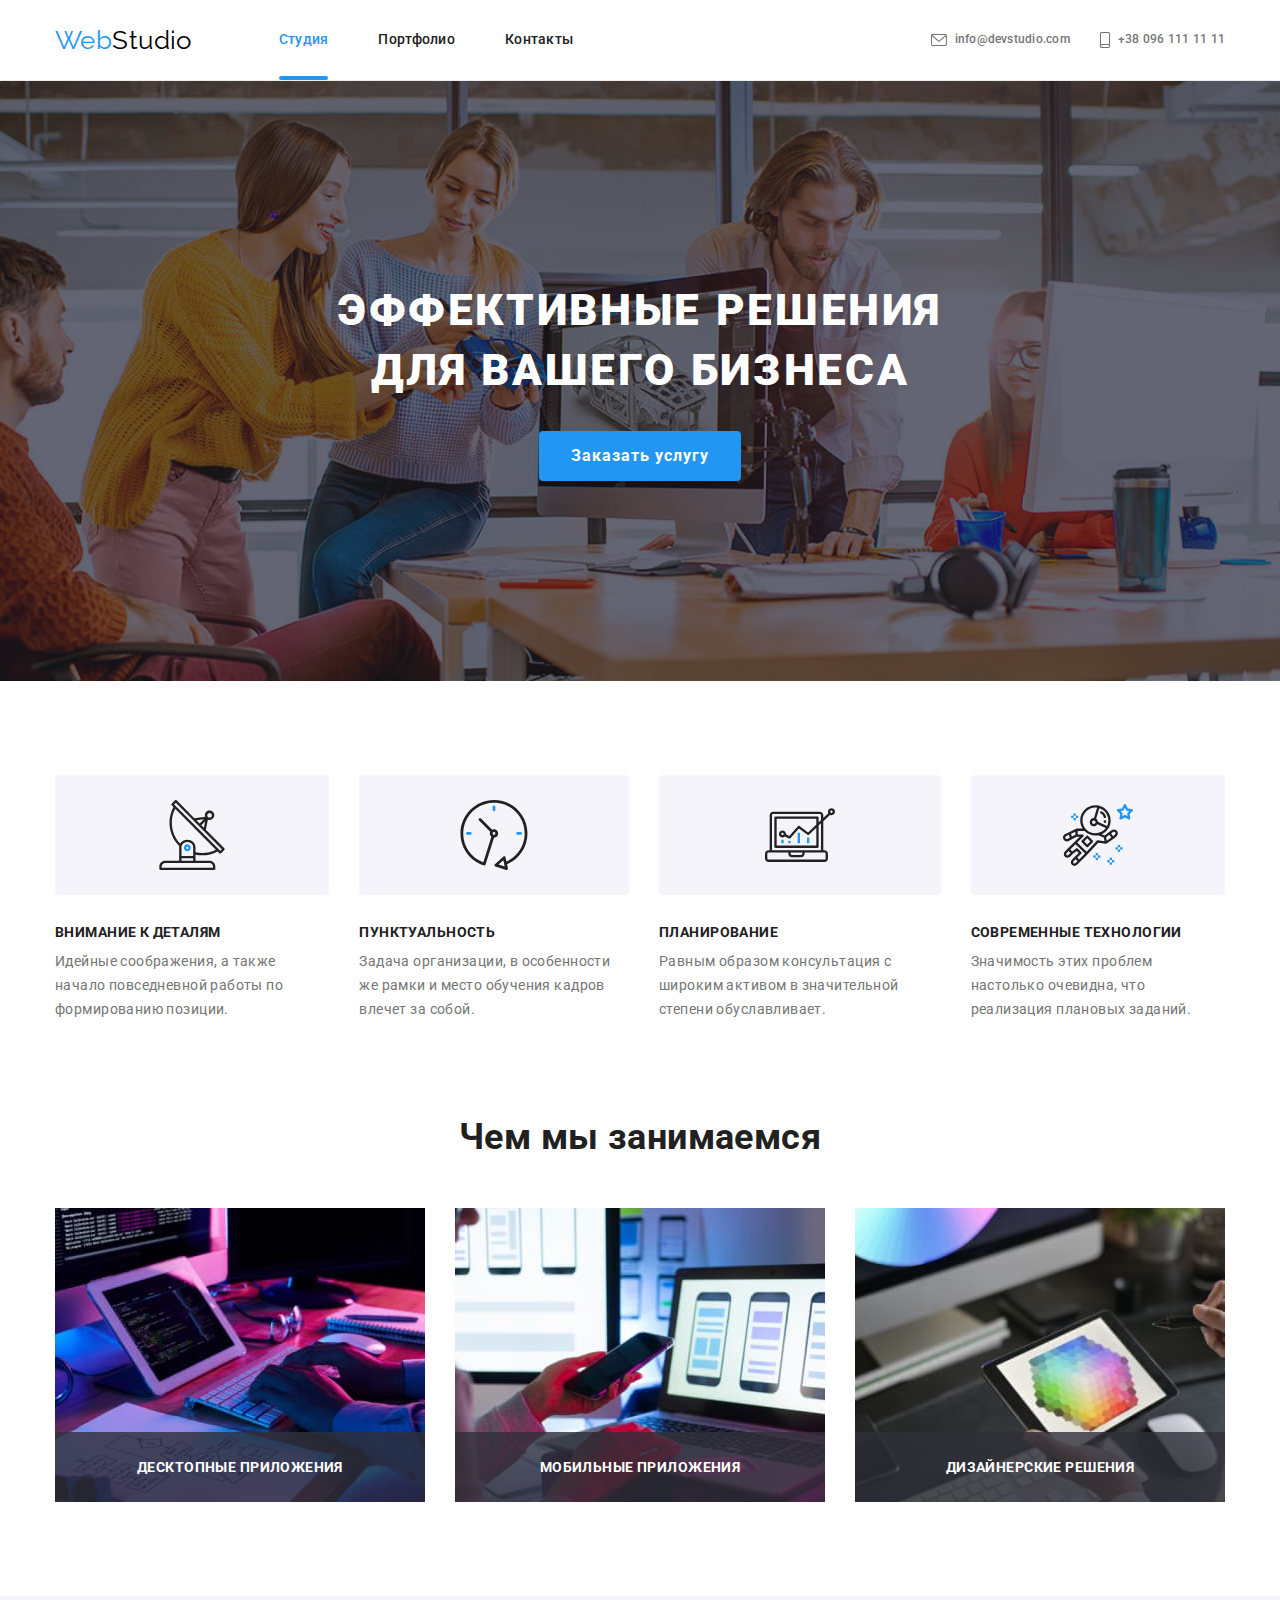
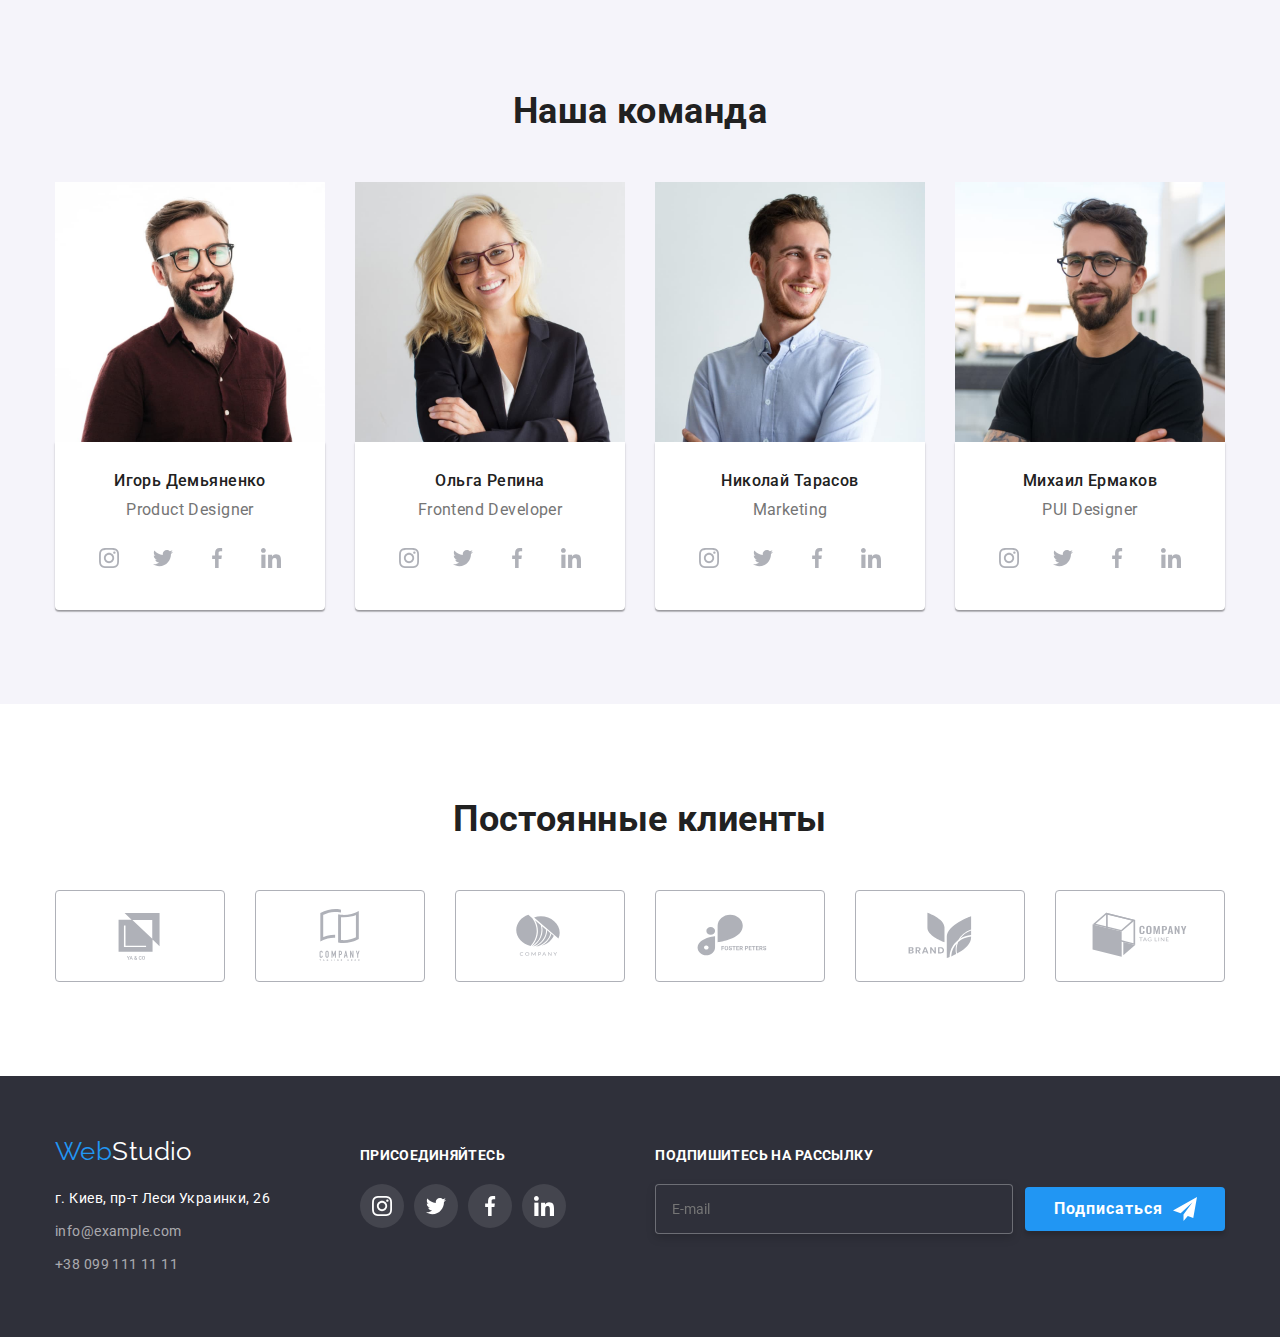
<file: index.html>
<!DOCTYPE html>
<html lang="ru">
  <head>
    <meta charset="UTF-8" />
    <meta http-equiv="X-UA-Compatible" content="IE=edge" />
    <meta name="viewport" content="width=device-width, initial-scale=1.0" />
    <title lang="en">WebStudio</title>
    <link
      rel="stylesheet"
      href="https://cdn.jsdelivr.net/npm/modern-normalize@1.1.0/modern-normalize.min.css"
    />
    <link rel="stylesheet" href="./css/main.min.css" />
    <link rel="preconnect" href="https://fonts.googleapis.com" />
    <link rel="preconnect" href="https://fonts.gstatic.com" crossorigin />
    <link
      href="https://fonts.googleapis.com/css2?family=Raleway:wght@700&family=Roboto:wght@400;500;700;900&display=swap"
      rel="stylesheet"
    />
  </head>
  <body>
    <!--Верхняя линия-->
    <header class="header">
      <div class="container page-header-container">
        <nav class="nav">
          <a class="logo-text link" lang="en" href="./index.html"
            >Web<span class="logo-up">Studio</span></a
          >
          <ul class="menu list">
            <li class="menu-item">
              <a class="current nav-link link" href="./index.html">Студия</a>
            </li>
            <li class="menu-item">
              <a class="nav-link link" href="./portfolio.html">Портфолио</a>
            </li>
            <li class="menu-item">
              <a class="nav-link link" href="">Контакты</a>
            </li>
          </ul>
        </nav>
        <ul class="menu-contact list">
          <li class="menu-contact__list">
            <a
              class="menu-contact__link link"
              class="mail"
              lang="en"
              href="mailto:info@devstudio.com"
            >
              <svg class="nav-contacts-icon" width="16px" height="12px">
                <use href="./images/sprite.svg#icon-email"></use>
              </svg>
              info@devstudio.com</a
            >
          </li>
          <li class="menu-contact__list">
            <a class="menu-contact__link link" class="tel" href="tel:+380961111111">
              <svg class="nav-contacts-icon" width="10px" height="16px">
                <use href="./images/sprite.svg#icon-smartphone"></use>
              </svg>
              +38 096 111 11 11</a
            >
          </li>
        </ul>
        <button type="button" class="mobile-menu-open" data-menu-open>
          <svg class="mobile-menu-open__icon" width="40" height="40">
            <use href="./images/sprite.svg#burger-icon"></use>
          </svg>
        </button>
      </div>
      <div class="mobile-menu" data-menu>
        <div class="container mobile-menu__container">
          <button class="mobile-menu__close-btn" data-menu-close>
            <svg class="mobile-menu-close__icon" width="18" height="18">
              <use href="./images/sprite.svg#icon-close-button"></use>
            </svg>
          </button>

          <ul>
            <li class="mobile-menu__item">
              <a class="mobile-nav-link link current" href="./index.html">Студия</a>
            </li>
            <li class="mobile-menu__item">
              <a class="mobile-nav-link link" href="./portfolio.html">Портфолио</a>
            </li>
            <li class="mobile-menu__item">
              <a class="mobile-nav-link link" href="">Контакты</a>
            </li>
          </ul>
          <div>
            <ul class="mobail-menu-contact">
              <li>
                <a class="mobail-menu-contact__tel link" href="tel:+380961111111"
                  >+38 096 111 11 11</a
                >
              </li>
              <li>
                <a class="mobail-menu-contact__mail link" href="mailto:info@devstudio.com"
                  >info@devstudio.com</a
                >
              </li>
            </ul>
            <ul class="mobail-menu-social">
              <li class="mobile-menu-social__list">
                <a class="mobail-menu-social__link link" href="">Instagram</a>
              </li>
              <li class="mobile-menu-social__list">
                <a class="mobail-menu-social__link link" href="">Twitter</a>
              </li>
              <li class="mobile-menu-social__list">
                <a class="mobail-menu-social__link link" href="">Facebook</a>
              </li>
              <li class="mobile-menu-social__list">
                <a class="mobail-menu-social__link link" href=""> LinkedIn</a>
              </li>
            </ul>
          </div>
        </div>
      </div>
    </header>
    <!--Шапка страницы-->
    <main>
      <section class="main-studio">
        <div class="container hero-box">
          <h1 class="main-title">Эффективные решения для вашего бизнеса</h1>
          <button class="main-btn" type="button" data-modal-open>Заказать услугу</button>
        </div>
      </section>
    <!-- Особенности -->
    <section class="benefits-section">
        <div class="container">
          <h2 class="visually-hidden">Преимущества</h2>
          <ul class="benefits list">
            <li class="benefits__card">
              <div class="benefits__icon">
                <svg class="benefits__item-icon">
                  <use href="./images/sprite.svg#icon-antenna"></use>
                </svg>
              </div>
              <h3 class="benefits__title">Внимание к деталям</h3>
              <p class="benefits__text">
                Идейные соображения, а также начало повседневной работы по формированию позиции.
              </p>
            </li>
            <li class="benefits__card">
              <div class="benefits__icon">
                <svg class="benefits__item-icon">
                  <use href="./images/sprite.svg#icon-clock"></use>
                </svg>
              </div>
              <h3 class="benefits__title">Пунктуальность</h3>
              <p class="benefits__text">
                Задача организации, в особенности же рамки и место обучения кадров влечет за собой.
              </p>
            </li>
            <li class="benefits__card">
              <div class="benefits__icon">
                <svg class="benefits__item-icon">
                  <use href="./images/sprite.svg#icon-diagram"></use>
                </svg>
              </div>
              <h3 class="benefits__title">Планирование</h3>
              <p class="benefits__text">
                Равным образом консультация с широким активом в значительной степени обуславливает.
              </p>
            </li>
            <li class="benefits__card">
              <div class="benefits__icon">
                <svg class="benefits__item-icon">
                  <use href="./images/sprite.svg#icon-astronaut"></use>
                </svg>
              </div>
              <h3 class="benefits__title">Современные технологии</h3>
              <p class="benefits__text">
                Значимость этих проблем настолько очевидна, что реализация плановых заданий.
              </p>
            </li>
          </ul>
        </div>
      </section>
    <!--Чем мы занимаемся-->
    <section class="work-box">
        <div class="container">
          <h2 class="joint-title">Чем мы занимаемся</h2>
          <ul class="work list">
            <li class="work-image">
              <div class="product-wrapper">
              <img 
              srcset="./images/desktop/box/box_1x2.jpg 2x"
              src="./images/work/box-1.jpg" alt="компьютер" width="370" height="294" />
              <div class="title-product-wrapper">
              <p class="title-product">ДЕСКТОПНЫЕ ПРИЛОЖЕНИЯ</p>
              </div>
              </div>
            </li>
            <li class="work-image">
              <div class="product-wrapper">
              <img 
              srcset="./images/desktop/box/box_2x2.jpg 2x"
              src="./images/work/box-2.jpg" alt="мобильный телефон" width="370" height="294" />
               <div class="title-product-wrapper">
              <p class="title-product">МОБИЛЬНЫЕ ПРИЛОЖЕНИЯ</p>
              </div>
              </div>
            </li>
            <li class="work-image">
              <div class="product-wrapper">
              <img 
              srcset="./images/desktop/box/box_3x2.jpg 2x"
              src="./images/work/box-3.jpg" alt="планшет" width="370" height="294" />
               <div class="title-product-wrapper">
              <p class="title-product">ДИЗАЙНЕРСКИЕ РЕШЕНИЯ</p>
              </div>
              </div>
            </li>
          </ul>
        </div>
      </section>
    <!-- Наша команда -->
    <section class="employees-section">
        <div class="container">
          <h2 class="joint-title">Наша команда</h2>
          <ul class="employees list">
            <li class="employees__card">
              <picture>
                <source 
                srcset="./images/employees/product-designer.jpg 1x, ./images/desktop/people/img2x.jpg 2x" 
                media="(min-width: 1200px)" />
                <source 
                srcset="./images/img-tablet/people/img-tab.jpg 1x, ./images/img-tablet/people/img-tab2x.jpg 2x" 
                media="(min-width: 768px)" />
                <source 
                srcset="./images/mobile-img/people/img-mobile.jpg 1x, ./images/mobile-img/people/img-mobile-x2.jpg 2x" 
                media="(max-width: 767px)" />

              <img
                src="./images/employees/product-designer.jpg"
                alt="Product Designer"
               
              />
              </picture>
              <div class="employees-card-content">
                <h3 class="employees__name">Игорь Демьяненко</h3>
                <p class="employees__post" lang="en">Product Designer</p>
                <ul class="social-list list">
                  <li class="social-list__item">
                    <a href="" class="social-list__link">
                      <svg class="social-list__icon" width="20" heigh="20">
                        <use href="./images/sprite.svg#icon-instagram"></use>
                      </svg>
                    </a>
                  </li>
                  <li class="social-list__item">
                    <a href="" class="social-list__link">
                      <svg class="social-list__icon" width="20" heigh="20">
                        <use href="./images/sprite.svg#icon-twitter"></use>
                      </svg>
                    </a>
                  </li>
                  <li class="social-list__item">
                    <a href="" class="social-list__link">
                      <svg class="social-list__icon" width="20" heigh="20">
                        <use href="./images/sprite.svg#icon-facebook"></use>
                      </svg>
                    </a>
                  </li>
                  <li class="social-list__item">
                    <a href="" class="social-list__link">
                      <svg class="social-list__icon" width="20" heigh="20">
                        <use href="./images/sprite.svg#icon-linkedin"></use>
                      </svg>
                    </a>
                  </li>
                </ul>
              </div>
            </li>
            <li class="employees__card">
              <picture>
              <source 
                srcset="./images/employees/frontend-developer.jpg 1x, ./images/desktop/people/img2x2.jpg 2x" 
                media="(min-width: 1200px)" />
                <source 
                srcset="./images/img-tablet/people/img2tab.jpg 1x, ./images/img-tablet/people/img2tab2x.jpg 2x" 
                media="(min-width: 768px)" />
                <source 
                srcset="./images/mobile-img/people/img-mobile2.jpg 1x, ./images/mobile-img/people/img-mobile2x2.jpg 2x" 
                media="(max-width: 767px)" />

              <img
                src="./images/employees/frontend-developer.jpg"
                alt="Frontend Developer"
               
              />
              </picture>
              <div class="employees-card-content">
                <h3 class="employees__name">Ольга Репина</h3>
                <p class="employees__post" lang="en">Frontend Developer</p>
                <ul class="social-list list">
                  <li class="social-list__item">
                    <a href="" class="social-list__link">
                      <svg class="social-list__icon" width="20" heigh="20">
                        <use href="./images/sprite.svg#icon-instagram"></use>
                      </svg>
                    </a>
                  </li>
                  <li class="social-list__item">
                    <a href="" class="social-list__link">
                      <svg class="social-list__icon" width="20" heigh="20">
                        <use href="./images/sprite.svg#icon-twitter"></use>
                      </svg>
                    </a>
                  </li>
                  <li class="social-list__item">
                    <a href="" class="social-list__link">
                      <svg class="social-list__icon" width="20" heigh="20">
                        <use href="./images/sprite.svg#icon-facebook"></use>
                      </svg>
                    </a>
                  </li>
                  <li class="social-list__item">
                    <a href="" class="social-list__link">
                      <svg class="social-list__icon" width="20" heigh="20">
                        <use href="./images/sprite.svg#icon-linkedin"></use>
                      </svg>
                    </a>
                  </li>
                </ul>
              </div>
            </li>
            <li class="employees__card">
              <picture>
               <source 
                srcset="./images/employees/marketing.jpg 1x, ./images/desktop/people/img3x2.jpg 2x" 
                media="(min-width: 1200px)" />
                <source 
                srcset="./images/img-tablet/people/img3tab.jpg 1x, ./images/img-tablet/people/img3tab2x.jpg 2x" 
                media="(min-width: 768px)" />
                <source 
                srcset="./images/mobile-img/people/img-mobile3.jpg 1x, ./images/mobile-img/people/img-mobile3x2.jpg 2x" 
                media="(max-width: 767px)" />

              <img
                src="./images/employees/marketing.jpg"
                alt="Marketing"
              
              />
              </picture>
              <div class="employees-card-content">
                <h3 class="employees__name">Николай Тарасов</h3>
                <p class="employees__post" lang="en">Marketing</p>
                <ul class="social-list list">
                  <li class="social-list__item">
                    <a href="" class="social-list__link">
                      <svg class="social-list__icon" width="20" heigh="20">
                        <use href="./images/sprite.svg#icon-instagram"></use>
                      </svg>
                    </a>
                  </li>
                  <li class="social-list__item">
                    <a href="" class="social-list__link">
                      <svg class="social-list__icon" width="20" heigh="20">
                        <use href="./images/sprite.svg#icon-twitter"></use>
                      </svg>
                    </a>
                  </li>
                  <li class="social-list__item">
                    <a href="" class="social-list__link">
                      <svg class="social-list__icon" width="20" heigh="20">
                        <use href="./images/sprite.svg#icon-facebook"></use>
                      </svg>
                    </a>
                  </li>
                  <li class="social-list__item">
                    <a href="" class="social-list__link">
                      <svg class="social-list__icon" width="20" heigh="20">
                        <use href="./images/sprite.svg#icon-linkedin"></use>
                      </svg>
                    </a>
                  </li>
                </ul>
              </div>
            </li>
            <li class="employees__card">
              <picture>
                <source 
                srcset="./images/employees/ui-designer.jpg 1x, ./images/desktop/people/img4x2.jpg 2x" 
                media="(min-width: 1200px)" />
                <source 
                srcset="./images/img-tablet/people/img4tab.jpg 1x, ./images/img-tablet/people/img4tab2x.jpg 2x" 
                media="(min-width: 768px)" />
                <source 
                srcset="./images/mobile-img/people/img-mobile4.jpg 1x, ./images/mobile-img/people/img-mobile4x2.jpg 2x" 
                media="(max-width: 767px)" />

              <img
                src="./images/employees/ui-designer.jpg"
                alt="PUI Designer"
                
              />
              </picture>
              <div class="employees-card-content">
                <h3 class="employees__name">Михаил Ермаков</h3>
                <p class="employees__post" lang="en">PUI Designer</p>
                <ul class="social-list list">
                  <li class="social-list__item">
                    <a href="" class="social-list__link">
                      <svg class="social-list__icon" width="20" heigh="20">
                        <use href="./images/sprite.svg#icon-instagram"></use>
                      </svg>
                    </a>
                  </li>
                  <li class="social-list__item">
                    <a href="" class="social-list__link">
                      <svg class="social-list__icon" width="20" heigh="20">
                        <use href="./images/sprite.svg#icon-twitter"></use>
                      </svg>
                    </a>
                  </li>
                  <li class="social-list__item">
                    <a href="" class="social-list__link">
                      <svg class="social-list__icon" width="20" heigh="20">
                        <use href="./images/sprite.svg#icon-facebook"></use>
                      </svg>
                    </a>
                  </li>
                  <li class="social-list__item">
                    <a href="" class="social-list__link">
                      <svg class="social-list__icon" width="20" heigh="20">
                        <use href="./images/sprite.svg#icon-linkedin"></use>
                      </svg>
                    </a>
                  </li>
                </ul>
              </div>
            </li>
          </ul>
        </div>
      </section>
    <!--Постоянные клиенты-->
    <section class="clients-section">
        <div class="container">
          <h2 class="joint-title">Постоянные клиенты</h2>
          <ul class="clients">
            <li class="clients__list-item">
              <a class="clients__link" href="">
                <svg widht="106" height="60">
                  <use href="./images/sprite.svg#icon-logo-one"></use>
                </svg>
              </a>
            </li>
            <li class="clients__list-item">
              <a class="clients__link" href="">
                <svg widht="106" height="60">
                  <use href="./images/sprite.svg#icon-logo-two"></use>
                </svg>
              </a>
            </li>
            <li class="clients__list-item">
              <a class="clients__link" href="">
                <svg widht="106" height="60">
                  <use href="./images/sprite.svg#icon-logo-three"></use>
                </svg>
              </a>
            </li>
            <li class="clients__list-item">
              <a class="clients__link" href="">
                <svg widht="106" height="60">
                  <use href="./images/sprite.svg#icon-logo-four"></use>
                </svg>
              </a>
            </li>
            <li class="clients__list-item">
              <a class="clients__link" href="">
                <svg widht="106" height="60">
                  <use href="./images/sprite.svg#icon-logo-five"></use>
                </svg>
              </a>
            </li>
            <li class="clients__list-item">
              <a class="clients__link" href="">
                <svg widht="106" height="60">
                  <use href="./images/sprite.svg#icon-logo-six"></use>
                </svg>
              </a>
            </li>
          </ul>
        </div>
      </section>
    </main>
    <!--Footer-->
    <footer class="footer">
      <div class="container footer-address-social">
      <div class="footer-contacts">
        <a class="logo-text link" class="" lang="en" href="./index.html"
          >Web<span class="logo-footer">Studio</span></a>
          <address class="footer-menu__adress">
          <ul class="footer-menu list">
            <li class="footer-menu__card">
              <a
                class="footer-list link"
                href="https://goo.gl/maps/13j1HGoMfTqKpWUE6"
                target="_blank"
                rel="noopener noreferrer"
                ><span class="footer-address">г. Киев, пр-т Леси Украинки, 26</span></a
              >
            </li>
            <li class="footer-menu__card">
              <a class="footer-list link" href="mailto:info@devstudio.com">info@example.com</a>
            </li>
            <li class="footer-menu__card">
              <a class="footer-list link" href="tel:+380991111111">+38 099 111 11 11</a>
            </li>
          </ul>
        </address>
        </div>
        <div class="social">
        <h3 class="social-title">ПРИСОЕДИНЯЙТЕСЬ</h3>
        <ul class="social-list">
          <li class="social-list__item">
            <a href="" class="social-link">
            <svg class="social-item-logo" width="20" heigh="20"><use href="./images/sprite.svg#icon-instagram"><use>
            </svg>
            </a>
          </li>
          <li class="social-list__item">
            <a href=""class="social-link">
            <svg class="social-item-logo"width="20" heigh="20"><use href="./images/sprite.svg#icon-twitter"><use>
            </svg>
            </a>
          </li>
          <li class="social-list__item">
            <a href="" class="social-link">
            <svg class="social-item-logo" width="20" heigh="20"><use href="./images/sprite.svg#icon-facebook"><use>
            </svg>
            </a>
          </li>
          <li class="social-list__item">
            <a href="" class="social-link">
            <svg class="social-item-logo" width="20" heigh="20"><use href="./images/sprite.svg#icon-linkedin"></use>
            </svg>
            </a>
          </li>
        </ul>
        </div>
        <div class="footer-social">
        <p class="social-title">ПОДПИШИТЕСЬ НА РАССЫЛКУ</p>
        <form class="footer-form">
        <input type="email" name="user_email" class="footer-form-input"
        placeholder="E-mail"
        required/>
        <button type="submit" class="footer-form-btm">Подписаться<svg  width="24" height="24" class="footer-form-icon"><use href="./images/sprite.svg#icon-icon-send"></use>
          </svg></button>
    </form>
    </div>
  </footer>
    <div class="backdrop is-hidden" data-modal>
      <div class="modal">
        <button type="button" class="modal-close-btn" data-modal-close>
          <svg  width="18" height="18" class="modal-close-btn-icon">
            <use href="./images/sprite.svg#icon-close-modal"></use>
          </svg>
        </button>
      <form class="modal-form">
        <p class="modal-title">Оставьте свои данные, мы вам перезвоним</p>
      <label class="modal-form-field">
        <span class="modal-form-input-desc">Имя</span>
        <span class="modal-form-input-wrapper">
        <input type="text" name="user_name" class="modal-form-input" required pattern="[a-zA-Zа-яА-Я]+" minlength="2"/>
        <svg class="modal-form-input-icon" width="18px" height="18px">
        <use href="./images/sprite.svg#icon-person-modal">
        </use>
        </svg>
        </span>
      </label>
      <label class="modal-form-field">
        <span class="modal-form-input-desc">Телефон</span>
        <span class="modal-form-input-wrapper">
        <input type="tel" name="user-phone" class="modal-form-input" required pattern="[0-9]{3}-[0-9]{3}-[0-9]{2}-[0-9]{2}" title="xxx-xxx-xx-xx"/>
        <svg class="modal-form-input-icon" width="18px" height="18px">
        <use href="./images/sprite.svg#icon-phone-modal">
        </use>
        </svg>
        </span>
      </label>
      <label class="modal-form-field">
        <span class="modal-form-input-desc">Почта</span>
        <span class="modal-form-input-wrapper">
        <input type="email" name="user_email" class="modal-form-input"/>
        <svg class="modal-form-input-icon" width="18px" height="18px">
        <use href="./images/sprite.svg#icon-email-modal">
        </use>
        </svg>
        </span>
      </label>
      <label class="modal-form-field-desc">
        <span class="modal-form-input-desc">Комментарий</span>
        <textarea 
        name="user_message" 
        class="modal-form-message" placeholder="Введите текст"></textarea>
      </label>
      <input id="user-policy" type="checkbox" name="user_policy" class="modal-form-check visually-hidden">
      <label for="user-policy" class="modal-form-check-desc">Соглашаюсь с рассылкой и принимаю&nbsp;<a class="check-text" href="">Условия договора</a></label>
      <button type="submit" class="modal-form-submit">Отправить</button>
      </form>
      </div>
    </div>
    <script src="./js/mobile-menu.js"></script>
    <script src="./js/modal.js"></script>
  </body>
</html>
</file>
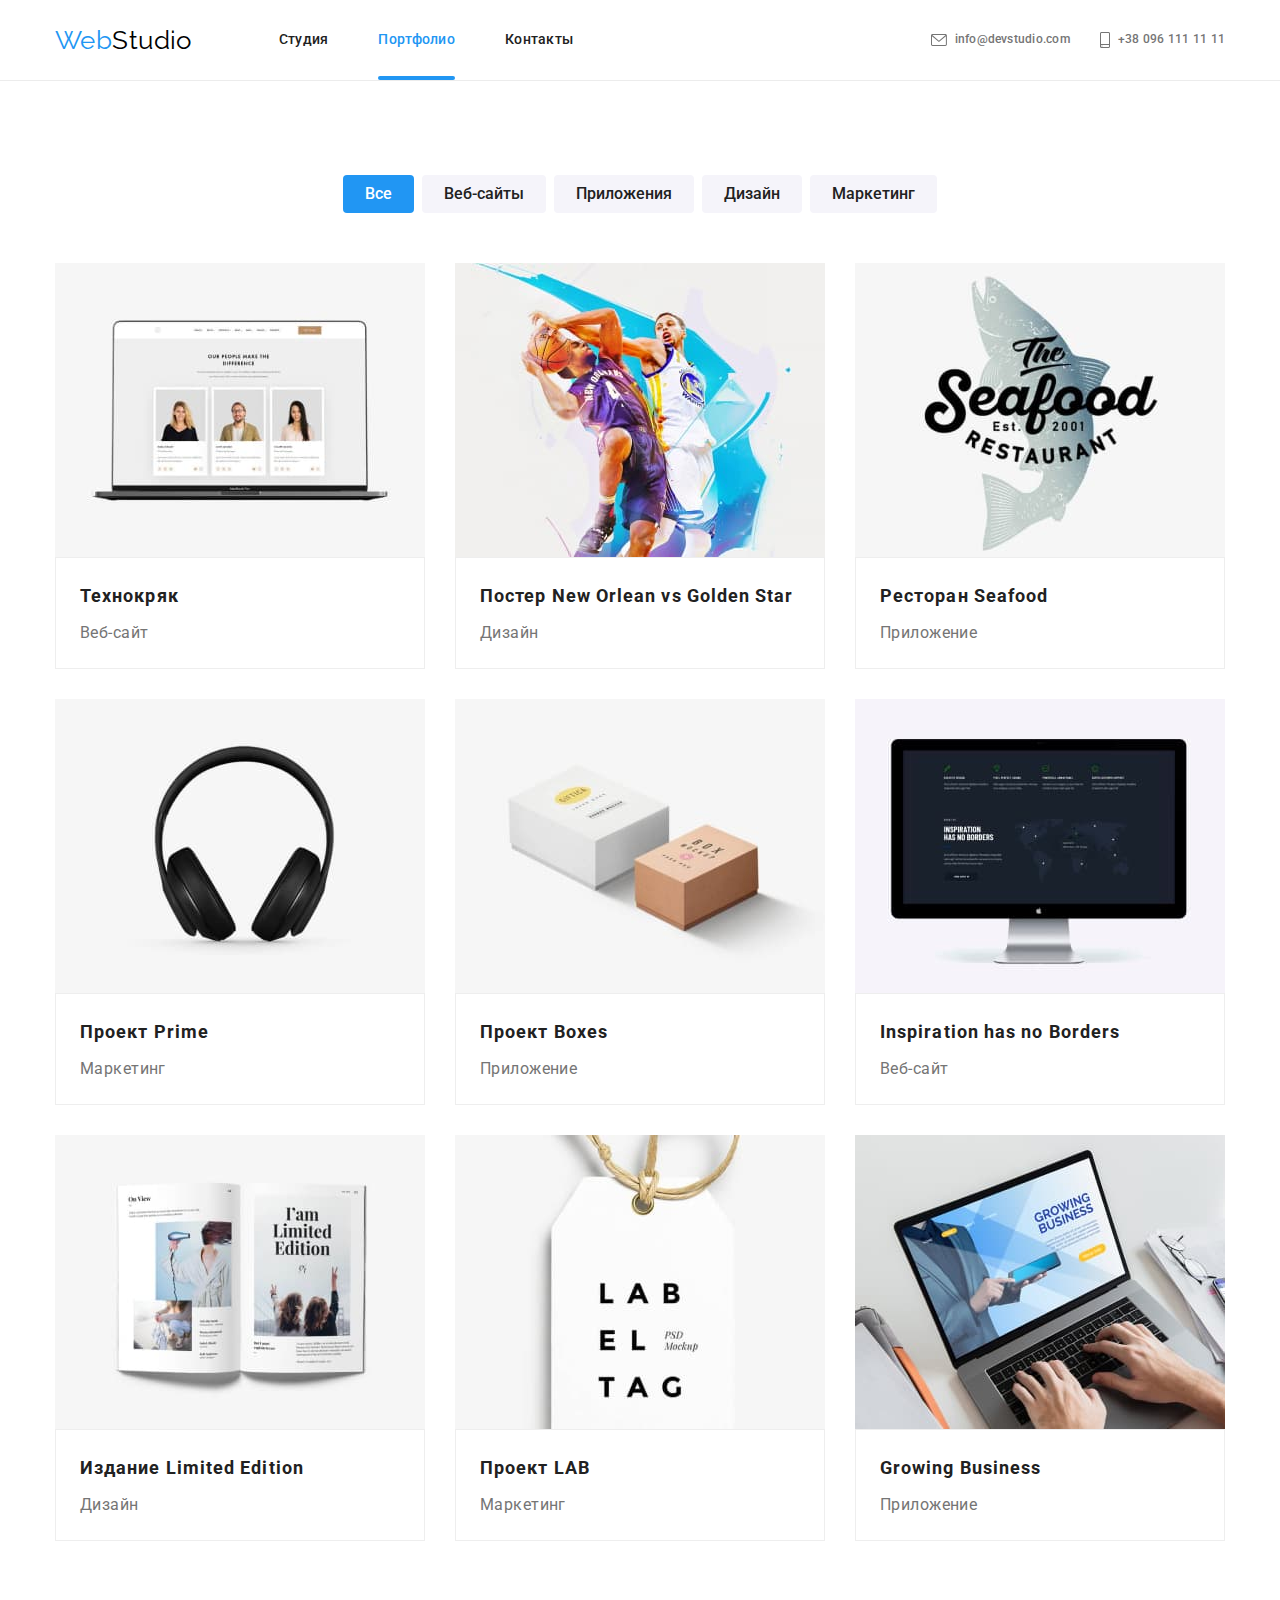
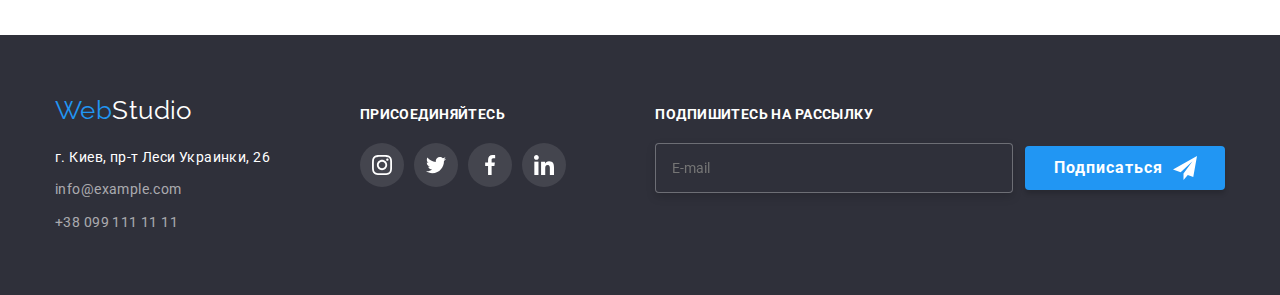
<file: portfolio.html>
<!DOCTYPE html>
<html lang="ru">
  <head>
    <meta charset="UTF-8" />
    <meta http-equiv="X-UA-Compatible" content="IE=edge" />
    <meta name="viewport" content="width=device-width, initial-scale=1.0" />
    <title lang="en">Portfolio</title>
    <link
      rel="stylesheet"
      href="https://cdn.jsdelivr.net/npm/modern-normalize@1.1.0/modern-normalize.min.css"
    />
    <link rel="stylesheet" href="./css/main.min.css">
    <link rel="preconnect" href="https://fonts.googleapis.com" />
    <link rel="preconnect" href="https://fonts.gstatic.com" crossorigin />
    <link
      href="https://fonts.googleapis.com/css2?family=Raleway:wght@700&family=Roboto:wght@400;500;700;900&display=swap"
      rel="stylesheet"
    />
  </head>
  <body>
    <!--Верхняя линия-->
    <header class="header">
      <div class="container page-header-container">
        <nav class="nav">
          <a class="logo-text link" lang="en" href="./index.html"
            >Web<span class="logo-up">Studio</span></a
          >
          <ul class="menu list">
            <li class="menu-item">
              <a class="nav-link link" href="./index.html">Студия</a>
            </li>
            <li class="menu-item">
              <a class="current nav-link link" href="./portfolio.html">Портфолио</a>
            </li>
            <li class="menu-item">
              <a class="nav-link link" href="">Контакты</a>
            </li>
          </ul>
        </nav>
        <ul class="menu-contact list">
          <li class="menu-contact__list">
            <a
              class="menu-contact__link link"
              class="mail"
              lang="en"
              href="mailto:info@devstudio.com"
            >
              <svg class="nav-contacts-icon" width="16px" height="12px">
                <use href="./images/sprite.svg#icon-email"></use>
              </svg>
              info@devstudio.com</a
            >
          </li>
          <li class="menu-contact__list">
            <a class="menu-contact__link link" class="tel" href="tel:+380961111111">
              <svg class="nav-contacts-icon" width="10px" height="16px">
                <use href="./images/sprite.svg#icon-smartphone"></use>
              </svg>
              +38 096 111 11 11</a
            >
          </li>
        </ul>
        <button type="button" class="mobile-menu-open" data-menu-open>
          <svg class="mobile-menu-open__icon" width="40" height="40">
            <use href="./images/sprite.svg#burger-icon"></use>
          </svg>
        </button>
      </div>
      <div class="mobile-menu" data-menu>
        <div class="container mobile-menu__container">
          <button class="mobile-menu__close-btn" data-menu-close>
            <svg class="mobile-menu-close__icon" width="18" height="18">
              <use href="./images/sprite.svg#icon-close-button"></use>
            </svg>
          </button>

          <ul>
            <li class="mobile-menu__item">
              <a class="mobile-nav-link link" href="./index.html">Студия</a>
            </li>
            <li class="mobile-menu__item">
              <a class="current mobile-nav-link link" href="./portfolio.html">Портфолио</a>
            </li>
            <li class="mobile-menu__item">
              <a class="mobile-nav-link link" href="">Контакты</a>
            </li>
          </ul>
          <div>
            <ul class="mobail-menu-contact">
              <li>
                <a class="mobail-menu-contact__tel link" href="tel:+380961111111"
                  >+38 096 111 11 11</a
                >
              </li>
              <li>
                <a class="mobail-menu-contact__mail link" href="mailto:info@devstudio.com"
                  >info@devstudio.com</a
                >
              </li>
            </ul>
            <ul class="mobail-menu-social">
              <li class="mobile-menu-social__list">
                <a class="mobail-menu-social__link link" href="">Instagram</a>
              </li>
              <li class="mobile-menu-social__list">
                <a class="mobail-menu-social__link link" href="">Twitter</a>
              </li>
              <li class="mobile-menu-social__list">
                <a class="mobail-menu-social__link link" href="">Facebook</a>
              </li>
              <li class="mobile-menu-social__list">
                <a class="mobail-menu-social__link link" href=""> LinkedIn</a>
              </li>
            </ul>
          </div>
        </div>
      </div>
    </header>
    <!--Портфолио-->
    <main>
      <!--Меню-->
      <section class="portfolio">
        <div class="container">
          <h1 class="visually-hidden">Меню</h1>
          <ul class="btn list">
            <li class="btn-portfolio">
              <button class="current btn-list" type="button">Все</button>
            </li>
            <li class="btn-portfolio"><button class="btn-list" type="button">Веб-сайты</button></li>
            <li class="btn-portfolio">
              <button class="btn-list" type="button">Приложения</button>
            </li>
            <li class="btn-portfolio"><button class="btn-list" type="button">Дизайн</button></li>
            <li class="btn-portfolio"><button class="btn-list" type="button">Маркетинг</button></li>
          </ul>
          <!--Проекты-->
          <ul class="projects list">
            <li class="portfolio-card">
              <a class="portfolio-link link" href="">
                <div class="portfolio-wrapper">
                <picture>
                      <source 
                      srcset="./images/projects/веб-сайт-1.jpg 1x, ./images/desktop/portfolio/web-site2x.jpg 2x" 
                      media="(min-width: 1200px)" />
                      <source 
                      srcset="./images/img-tablet/portfolio/web-site-tab.jpg 1x, ./images/img-tablet/portfolio/web-site-tab2x.jpg 2x" 
                      media="(min-width: 768px)" />
                      <source 
                      srcset="./images/mobile-img/portfolio/web-site-mobile.jpg 1x, ./images/mobile-img/portfolio/web-site-mobile2x.jpg 2x" 
                      media="(max-width: 767px)" />

                      <img src="./images/projects/веб-сайт-1.jpg" alt="Веб-сайт" />
                </picture>
              <p class="overlay">
                Ресурс предлагает комплексные предложения с разным уровнем функционала и сервисов. Все это позволит посетителю получить исчерпывающие сведения о компании или частном лице.
              </p>
              </div>
              <div class="portfolio-card-content">
                <h3 class="projects-title">Технокряк</h3>
                <p class="projects-text" lang="ru">Веб-сайт</p>
              </div>
              </a>
            </li>
            <li class="portfolio-card">
              <a class="portfolio-link link" href="">
                <div class="portfolio-wrapper">
                  <picture>
                 <source 
                srcset="./images/projects/дизайн-2.jpg 1x, ./images/desktop/portfolio/new-orlean-golden-star2x.jpg 2x" 
                media="(min-width: 1200px)" />
                <source 
                srcset="./images/img-tablet/portfolio/new-orlean-golden-star-tab.jpg 1x, ./images/img-tablet/portfolio/new-orlean-golden-star-tab2x.jpg 2x" 
                media="(min-width: 768px)" />
                <source 
                srcset="./images/mobile-img/portfolio/new-orlean-golden-star-mobile.jpg 1x, ./images/mobile-img/portfolio/new-orlean-golden-star-mobile2x.jpg 2x" 
                media="(max-width: 767px)" />  

              <img src="./images/projects/дизайн-2.jpg" alt="Дизайн" /> 
              </picture>
              <p class="overlay">
                Ресурс предлагает комплексные предложения с разным уровнем функционала и сервисов. Все это позволит посетителю получить исчерпывающие сведения о компании или частном лице.
              </p>
                </div>
              <div class="portfolio-card-content">
                <h3 class="projects-title">Постер New Orlean vs Golden Star</h3>
                <p class="projects-text" lang="ru">Дизайн</p>
              </div>
              </a>
            </li>
            <li class="portfolio-card">
              <a class="portfolio-link link" href="">
                <div class="portfolio-wrapper">
                  <picture>
                <source 
                srcset="./images/projects/приложение-3.jpg 1x, ./images/desktop/portfolio/seafood2x.jpg 2x" 
                media="(min-width: 1200px)" />
                <source 
                srcset="./images/img-tablet/portfolio/seafood-tab.jpg 1x, ./images/img-tablet/portfolio/seafood-tab2x.jpg 2x" 
                media="(min-width: 768px)" />
                <source 
                srcset="./images/mobile-img/portfolio/seafood-mobile.jpg 1x, ./images/mobile-img/portfolio/seafood-mobile2x.jpg 2x" 
                media="(max-width: 767px)" />

              <img
                src="./images/projects/приложение-3.jpg"
                alt="Приложение"
                
              /> 
              </picture>
              <p class="overlay">
                Ресурс предлагает комплексные предложения с разным уровнем функционала и сервисов. Все это позволит посетителю получить исчерпывающие сведения о компании или частном лице.
              </p>
              </div>
              <div class="portfolio-card-content">
                <h3 class="projects-title">Ресторан Seafood</h3>
                <p class="projects-text" lang="ru">Приложение</p>
              </div>
              </a>
            </li>
            <li class="portfolio-card">
              <a class="portfolio-link link" href="">
                <div class="portfolio-wrapper">
                  <picture>
                <source 
                srcset="./images/projects/маркетинг-4.jpg 1x, ./images/desktop/portfolio/prime2x.jpg 2x" 
                media="(min-width: 1200px)" />
                <source 
                srcset="./images/img-tablet/portfolio/prime-tab.jpg 1x, ./images/img-tablet/portfolio/prime-tab2x.jpg 2x" 
                media="(min-width: 768px)" />
                <source 
                srcset="./images/mobile-img/portfolio/prime-mobile.jpg 1x, ./images/mobile-img/portfolio/prime-mobile2x.jpg 2x" 
                media="(max-width: 767px)" />

              <img
                src="./images/projects/маркетинг-4.jpg"
                alt="Маркетинг"
               
              />
              </picture>
              <p class="overlay">
                Ресурс предлагает комплексные предложения с разным уровнем функционала и сервисов. Все это позволит посетителю получить исчерпывающие сведения о компании или частном лице.
              </p>
              </div>
              <div class="portfolio-card-content">
                <h3 class="projects-title">Проект Prime</h3>
                <p class="projects-text" lang="ru">Маркетинг</p>
              </div>
              </a>
            </li>
            <li class="portfolio-card">
              <a class="portfolio-link link" href="">
                <div class="portfolio-wrapper">
                <picture>
                 <source 
                srcset="./images/projects/приложение-5.jpg 1x, ./images/desktop/portfolio/boxes2x.jpg 2x" 
                media="(min-width: 1200px)" />
                <source 
                srcset="./images/img-tablet/portfolio/boxes-tab.jpg 1x, ./images/img-tablet/portfolio/boxes-tab2x.jpg 2x" 
                media="(min-width: 768px)" />
                <source 
                srcset="./images/mobile-img/portfolio/boxes-mobile.jpg 1x, ./images/mobile-img/portfolio/boxes-mobile2x.jpg 2x" 
                media="(max-width: 767px)" />

                <img
                src="./images/projects/приложение-5.jpg"
                alt="Приложение"
               />
                </picture>
                <p class="overlay">
                Ресурс предлагает комплексные предложения с разным уровнем функционала и сервисов. Все это позволит посетителю получить исчерпывающие сведения о компании или частном лице.
              </p>
              </div>
              <div class="portfolio-card-content">
                <h3 class="projects-title">Проект Boxes</h3>
                <p class="projects-text" lang="ru">Приложение</p>
              </div>
              </a>
            </li>
            <li class="portfolio-card">
              <a class="portfolio-link link" href="">
                <div class="portfolio-wrapper">
              <picture>
                <source 
                srcset="./images/projects/веб-сайт-6.jpg 1x, ./images/desktop/portfolio/inspiration-has-no-borders2x.jpg 2x" 
                media="(min-width: 1200px)" />
                <source 
                srcset="./images/img-tablet/portfolio/inspiration-has-no-borders-tab.jpg 1x, ./images/img-tablet/portfolio/inspiration-has-no-borders-tab2x.jpg 2x" 
                media="(min-width: 768px)" />
                <source 
                srcset="./images/mobile-img/portfolio/inspiration-has-no-borders-mobile.jpg 1x, ./images/mobile-img/portfolio/inspiration-has-no-borders-mobile2x.jpg 2x" 
                media="(max-width: 767px)" />

              <img src="./images/projects/веб-сайт-6.jpg" alt="Веб-сайт"  /> 
              </picture>
              <p class="overlay">
                Ресурс предлагает комплексные предложения с разным уровнем функционала и сервисов. Все это позволит посетителю получить исчерпывающие сведения о компании или частном лице.
              </p>
              </div>
              <div class="portfolio-card-content">
                <h3 class="projects-title">Inspiration has no Borders</h3>
                <p class="projects-text" lang="ru">Веб-сайт</p>
              </div>
              </a>
            </li>
            <li class="portfolio-card">
              <a class="portfolio-link link" href="">
                <div class="portfolio-wrapper">
              <picture>
               <source 
                srcset="./images/projects/дизайн-7.jpg 1x, ./images/desktop/portfolio/limited-edition2x.jpg 2x" 
                media="(min-width: 1200px)" />
                <source 
                srcset="./images/img-tablet/portfolio/limited-edition-tab.jpg 1x, ./images/img-tablet/portfolio/limited-edition-tab2x.jpg 2x" 
                media="(min-width: 768px)" />
                <source 
                srcset="./images/mobile-img/portfolio/limited-edition-mobile.jpg 1x, ./images/mobile-img/portfolio/limited-edition-mobile2x.jpg 2x" 
                media="(max-width: 767px)" /> 

              <img src="./images/projects/дизайн-7.jpg" alt="Дизайн" />
              </picture> 
              <p class="overlay">
                Ресурс предлагает комплексные предложения с разным уровнем функционала и сервисов. Все это позволит посетителю получить исчерпывающие сведения о компании или частном лице.
              </p>
              </div>
              <div class="portfolio-card-content">
                <h3 class="projects-title">Издание Limited Edition</h3>
                <p class="projects-text" lang="ru">Дизайн</p>
              </div>
              </a>
            </li>
            <li class="portfolio-card">
              <a class="portfolio-link link" href="">
                 <div class="portfolio-wrapper">
              <picture>
               <source 
              srcset="./images/projects/маркетинг-8.jpg 1x, ./images/desktop/portfolio/project-lab2x.jpg 2x" 
              media="(min-width: 1200px)" />
              <source 
              srcset="./images/img-tablet/portfolio/project-lab-tab.jpg 1x, ./images/img-tablet/portfolio/project-lab-tab2x.jpg 2x" 
              media="(min-width: 768px)" />
              <source 
              srcset="./images/mobile-img/portfolio/project-lab-mobile.jpg 1x, ./images/mobile-img/portfolio/project-lab-mobile2x.jpg 2x" 
              media="(max-width: 767px)" />

              <img
                src="./images/projects/маркетинг-8.jpg"
                alt="Маркетинг"
              />
              </picture>
              <p class="overlay">
                Ресурс предлагает комплексные предложения с разным уровнем функционала и сервисов. Все это позволит посетителю получить исчерпывающие сведения о компании или частном лице.
              </p>
              </div>
              <div class="portfolio-card-content">
                <h3 class="projects-title">Проект LAB</h3>
                <p class="projects-text" lang="ru">Маркетинг</p>
              </div>
              </a>
            </li>
            <li class="portfolio-card">
              <a class="portfolio-link link" href="">
                <div class="portfolio-wrapper">
              <picture>
               <source 
                srcset="./images/projects/приложение-9.jpg 1x, ./images/desktop/portfolio/growing-business2x.jpg 2x" 
                media="(min-width: 1200px)" />
                <source 
                srcset="./images/img-tablet/portfolio/growing-business-tab.jpg 1x, ./images/img-tablet/portfolio/growing-business-tab2x.jpg 2x" 
                media="(min-width: 768px)" />
                <source 
                srcset="./images/mobile-img/portfolio/growing-business-mobile.jpg 1x, ./images/mobile-img/portfolio/growing-business-mobile2x.jpg 2x" 
                media="(max-width: 767px)" />

              <img
                src="./images/projects/приложение-9.jpg"
                alt="Приложение"
                
              />
              </picture>
              <p class="overlay">
                Ресурс предлагает комплексные предложения с разным уровнем функционала и сервисов. Все это позволит посетителю получить исчерпывающие сведения о компании или частном лице.
              </p>
              </div>
              <div class="portfolio-card-content">
                <h3 class="projects-title">Growing Business</h3>
                <p class="projects-text" lang="ru">Приложение</p>
              </div>
              </a>
            </li>
          </ul>
        </div>
      </section>
    </main>
    <!--Footer-->
     <footer class="footer">
      <div class="container footer-address-social">
      <div class="footer-contacts">
        <a class="logo-text link" class="" lang="en" href="./index.html"
          >Web<span class="logo-footer">Studio</span></a>
          <address class="footer-menu__adress">
          <ul class="footer-menu list">
            <li class="footer-menu__card">
              <a
                class="footer-list link"
                href="https://goo.gl/maps/13j1HGoMfTqKpWUE6"
                target="_blank"
                rel="noopener noreferrer"
                ><span class="footer-address">г. Киев, пр-т Леси Украинки, 26</span></a
              >
            </li>
            <li class="footer-menu__card">
              <a class="footer-list link" href="mailto:info@devstudio.com">info@example.com</a>
            </li>
            <li class="footer-menu__card">
              <a class="footer-list link" href="tel:+380991111111">+38 099 111 11 11</a>
            </li>
          </ul>
        </address>
        </div>
        <div class="social">
        <h3 class="social-title">ПРИСОЕДИНЯЙТЕСЬ</h3>
        <ul class="social-list">
          <li class="social-list__item">
            <a href="" class="social-link">
            <svg class="social-item-logo" width="20" heigh="20"><use href="./images/sprite.svg#icon-instagram"><use>
            </svg>
            </a>
          </li>
          <li class="social-list__item">
            <a href=""class="social-link">
            <svg class="social-item-logo"width="20" heigh="20"><use href="./images/sprite.svg#icon-twitter"><use>
            </svg>
            </a>
          </li>
          <li class="social-list__item">
            <a href="" class="social-link">
            <svg class="social-item-logo" width="20" heigh="20"><use href="./images/sprite.svg#icon-facebook"><use>
            </svg>
            </a>
          </li>
          <li class="social-list__item">
            <a href="" class="social-link">
            <svg class="social-item-logo" width="20" heigh="20"><use href="./images/sprite.svg#icon-linkedin"></use>
            </svg>
            </a>
          </li>
        </ul>
        </div>
        <div class="footer-social">
        <p class="social-title">ПОДПИШИТЕСЬ НА РАССЫЛКУ</p>
        <form class="footer-form">
        <input type="email" name="user_email" class="footer-form-input"
        placeholder="E-mail"
        required/>
        <button type="submit" class="footer-form-btm">Подписаться<svg  width="24" height="24" class="footer-form-icon"><use href="./images/sprite.svg#icon-icon-send"></use>
          </svg></button>
    </form>
    </div>
  </footer>
  <script src="./js/mobile-menu.js"></script>
  </body>
</html>
</file>
<file: css/main.min.css>
:root{--accent-color: #2196F3;--main-color: #212121;--top-color: #FFFFFF;--secondary-color: #757575}.visually-hidden{position:absolute;width:1px;height:1px;margin:-1px;border:0;padding:0;white-space:nowrap;clip-path:inset(100%);clip:rect(0 0 0 0);overflow:hidden}.current{color:var(--accent-color);background-color:var(--top-color)}h1,h2,h3,h4,p{margin-top:0;margin-bottom:0}ul,ol{margin-top:0;margin-bottom:0;padding-left:0;list-style:none}img{width:min-content}img,svg{display:block;max-width:100%}.list{list-style:none}.link{text-decoration:none}body{font-family:"Roboto",sans-serif;color:var(--top-color);background-color:var(--top-color);font-size:14px;letter-spacing:.03em}.container{padding-left:15px;padding-right:15px;margin-left:auto;margin-right:auto}@media screen and (min-width: 480px){.container{width:480px}}@media screen and (min-width: 768px){.container{width:768px}}@media screen and (min-width: 1200px){.container{width:1200px}}.btn-list{cursor:pointer;font-family:inherit;font-weight:500;font-size:16px;line-height:1.62;text-align:center;color:var(--main-color);background-color:#f5f4fa;border-radius:4px 4px 4px 4px;border:none;padding-top:6px;padding-bottom:6px;padding-left:22px;padding-right:22px;transition:background-color 250ms cubic-bezier(0.4, 0, 0.2, 1),color 250ms cubic-bezier(0.4, 0, 0.2, 1),box-shadow 250ms cubic-bezier(0.4, 0, 0.2, 1)}.btn-list:hover,.btn-list:focus{background-color:var(--accent-color);color:var(--top-color);box-shadow:0px 3px 1px rgba(0,0,0,.1),0px 1px 2px rgba(0,0,0,.08),0px 2px 2px rgba(0,0,0,.12)}.btn-list.current{color:var(--top-color);background-color:var(--accent-color)}.btn-list:not(:last-child){margin-right:8px}.backdrop{position:fixed;z-index:100;top:0;left:0;width:100%;height:100%;background-color:rgba(0,0,0,.2);transition:opacity 250ms cubic-bezier(0.4, 0, 0.2, 1),visibility 250ms cubic-bezier(0.4, 0, 0.2, 1)}.backdrop.is-hidden{opacity:0;visibility:hidden;pointer-events:none}.modal{position:absolute;color:#212121;top:50%;left:50%;transform:translate(-50%, -50%);width:528px;background:var(--top-color);box-shadow:0px 1px 3px rgba(0,0,0,.12),0px 1px 1px rgba(0,0,0,.14),0px 2px 1px rgba(0,0,0,.2);border-radius:4px;padding:40px}.modal-close-btn{position:absolute;top:8px;right:8px;display:flex;justify-content:center;align-items:center;width:30px;height:30px;border-radius:50%;background-color:rgba(0,0,0,0);border:1px solid rgba(0,0,0,.1);padding:0%;transition:fill 250ms cubic-bezier(0.4, 0, 0.2, 1)}.modal-close-btn:hover,.modal-close-btn:focus{background-color:var(--top-color)}.modal-close-btn-icon{transition:fill 250ms cubic-bezier(0.4, 0, 0.2, 1);cursor:pointer}.modal-close-btn:hover .modal-close-btn-icon,.modal-close-btn:focus .modal-close-btn-icon{fill:var(--accent-color)}@media screen and (max-width: 449px){.modal{width:100%}}@media screen and (min-width: 450px)and (max-width: 1199px){.modal{width:450px;height:609px}.modal-form-check-desc{font-size:12px}}.modal-title{font-weight:700;font-size:20px;line-height:1.15;text-align:center;color:var(--main-color);margin-bottom:12px}.modal-form{display:flex;flex-direction:column}.modal-form-field{margin-bottom:10px}.modal-form-field-desc{margin-bottom:20px}.modal-form-input-wrapper{position:relative;display:block}.modal-form-input-desc{display:block;font-style:normal;font-weight:400;font-size:12px;line-height:1.16;letter-spacing:.01em;color:var(--secondary-color);margin-bottom:4px}.modal-form-input{width:100%;height:40px;border:1px solid rgba(33,33,33,.2);border-radius:4px;padding-left:40px;color:#000;transition:border-color 250ms cubic-bezier(0.4, 0, 0.2, 1);cursor:pointer}.modal-form-input:focus{outline:none;border-color:var(--accent-color)}.modal-form-input-icon{position:absolute;top:50%;left:12px;transform:translate(0, -50%);display:block;color:var(--main-color);transition:fill 250ms cubic-bezier(0.4, 0, 0.2, 1)}.modal-form-input:focus+.modal-form-input-icon{fill:var(--accent-color)}.modal-form-message{display:block;width:100%;height:120px;resize:none;padding:12px 16px;border:1px solid rgba(33,33,33,.2);border-radius:4px;transition:border-color 250ms cubic-bezier(0.4, 0, 0.2, 1);cursor:pointer;transition:border-color 250ms cubic-bezier(0.4, 0, 0.2, 1)}.modal-form-message:focus{outline:none;border-color:var(--accent-color)}.modal-form-message::placeholder{text-transform:none;font-size:14px;line-height:1.14;letter-spacing:.01em;color:rgba(117,117,117,.5)}.modal-form-check-desc{display:flex;justify-content:center;align-items:center;margin-bottom:30px;color:var(--secondary-color)}.modal-form-check-desc::before{display:block;width:16px;height:15px;content:"";background:var(--top-color);border:1px solid #000;box-shadow:0px 4px 4px rgba(0,0,0,.25);cursor:pointer;margin-right:7px}.modal-form-check:checked+.modal-form-check-desc::before{background-image:url(../images/icon\ check.svg);background-repeat:no-repeat;background-position:center;border:.2px solid #fff}.modal-form-submit{font-family:inherit;align-self:center;font-weight:700;font-size:16px;line-height:1.87;letter-spacing:.06em;color:var(--top-color);cursor:pointer;box-shadow:0px 4px 4px rgba(0,0,0,.15);border-radius:4px;background-color:var(--accent-color);border:none;padding-top:10px;padding-bottom:10px;padding-left:56px;padding-right:55px;transition:background-color 250ms cubic-bezier(0.4, 0, 0.2, 1)}.modal-form-submit:hover,.modal-form-submit:focus{background-color:var(--accent-color)}.modal-form-submit:hover{background-color:#188ce8}.check-text{color:var(--accent-color)}@media screen and (max-width: 767px){.mobile-menu{position:fixed;width:100%;height:100%;max-height:796px;z-index:1000;top:0;left:0;background-color:#fff;opacity:0;pointer-events:none;visibility:hidden;transition:opacity 250ms cubic-bezier(0.4, 0, 0.2, 1),visibility 250ms cubic-bezier(0.4, 0, 0.2, 1)}.mobile-menu.is-open{opacity:1;pointer-events:auto;visibility:visible}.mobile-menu__container{position:relative;padding-left:25px;padding-top:48px;padding-bottom:48px;display:flex;flex-direction:column;justify-content:space-between;height:100%}.mobile-menu__close-btn{position:absolute;background-color:rgba(0,0,0,0);border:none;padding:11px;line-height:0;top:16px;right:15px;width:40px;height:40px;color:var(--secondary-color)}.mobile-menu__close-btn:hover,.mobile-menu__close-btn:focus{background-color:rgba(0,0,0,0);fill:var(--accent-color)}.mobile-menu__item{font-weight:500;font-size:40px;line-height:1.17;letter-spacing:.02em;color:var(--top-color)}.mobile-menu__item:not(:last-child){margin-bottom:32px}.mobile-nav-link{color:var(--main-color)}.current{color:var(--accent-color);background-color:var(--top-color)}.mobail-menu-contact{display:flex;flex-direction:column;gap:32px;margin-bottom:64px}.mobail-menu-contact__tel{font-weight:500;font-size:34px;line-height:1.17;letter-spacing:.02em;color:var(--accent-color)}.mobail-menu-contact__mail{font-weight:500;font-size:24px;line-height:1.16;letter-spacing:.02em;color:#757575}.mobail-menu-social{display:flex;gap:20px;flex-wrap:wrap}.mobile-menu-social__list{position:relative}.mobile-menu-social__list:not(:last-child)::before{content:"";display:block;position:absolute;right:-10px;height:100%;border:1px solid rgba(33,33,33,.2)}.mobail-menu-social__link{font-weight:500;font-size:18px;line-height:1.22px;letter-spacing:.02em;color:var(--accent-color)}}@media screen and (min-width: 768px){.mobile-menu{display:none}}@media screen and (max-width: 767px){.menu,.menu-contact{display:none}.page-header-container{display:flex;align-items:center;justify-content:space-between}.logo-text{font-family:"Raleway",sans-serif;font-size:26px;line-height:1.19;color:var(--accent-color)}.logo-up{color:#000;margin-right:87px}.header{padding:16px 0;border-bottom:1px solid #ececec}.mobile-menu-open{background-color:rgba(0,0,0,0);border:none;padding:0;line-height:0}}@media screen and (min-width: 768px){.mobile-menu-open{display:none}.header{padding:0;border-bottom:1px solid #ececec}.logo-text{font-family:"Raleway",sans-serif;font-size:26px;line-height:1.19;color:var(--accent-color)}.logo-up{color:#000}.nav-link{position:relative;display:flex;justify-content:center;padding-top:32px;padding-bottom:32px;font-weight:500;line-height:1.14;letter-spacing:.02em;color:var(--main-color);transition:color 250ms cubic-bezier(0.4, 0, 0.2, 1)}.nav-link:hover,.nav-link:focus{color:var(--accent-color)}.current.nav-link::after{position:absolute;display:block;bottom:0;left:0;content:"";width:100%;height:4px;border-radius:2px;background-color:var(--accent-color)}.page-header-container{display:flex;align-items:center;justify-content:space-between}.nav{display:flex;align-items:center}.menu{display:flex;align-items:center}.menu-item{font-weight:500;font-size:14px;line-height:1.14px;letter-spacing:.02em;color:#212121}.menu-item:not(:last-child){margin-right:50px}.menu-contact__link{display:flex;align-items:center;font-weight:500;font-size:12px;line-height:1.16px;letter-spacing:.02em;color:var(--secondary-color)}.menu-contact__link:hover,.menu-contact__link:focus{color:var(--accent-color)}.menu-contact__list:not(:last-child){margin-bottom:10px}.current{color:var(--accent-color);background-color:var(--top-color)}.nav-contacts-icon{fill:currentColor;margin-right:8px;transition:fill 250ms cubic-bezier(0.4, 0, 0.2, 1)}.nav-contacts-icon:hover,.nav-contacts-icon:focus{fill:var(--accent-color)}.logo-up{color:#000;margin-right:87px}}@media screen and (min-width: 1200px){.page-header-container{display:flex;align-items:center;justify-content:space-between}.menu-contact{display:flex;align-items:center}.menu-contact__list:not(:last-child){margin-bottom:0;margin-right:30px}.logo-up{color:#000;margin-right:87px}}.main-studio{background-color:#2f303a;padding:118px 0;text-align:center;background-image:linear-gradient(to right, rgba(47, 48, 58, 0.4), rgba(47, 48, 58, 0.4)),url(../images/mobile-img/header-mobile.jpg);background-size:cover;background-position:center;background-repeat:no-repeat;background-color:#c4c4c4;width:100%;margin:0 auto}@media screen and (min-device-pixel-ratio: 2)and (max-width: 767px),screen and (min-resolution: 192dpi)and (max-width: 767px),screen and (min-resolution: 2dppx)and (max-width: 767px){.main-studio{background-image:linear-gradient(rgba(47, 48, 58, 0.4), rgba(47, 48, 58, 0.4)),url(../images/mobile-img/header-mobile2x.jpg)}}.main-title{font-weight:900;font-size:26px;line-height:1.36;text-align:center;letter-spacing:.06em;text-transform:uppercase;color:var(--top-color);max-width:480px;margin-right:auto;margin-left:auto;margin-bottom:30px}.main-btn{font-family:inherit;font-weight:700;font-size:16px;line-height:1.87;letter-spacing:.06em;color:var(--top-color);cursor:pointer;box-shadow:0px 4px 4px rgba(0,0,0,.15);border-radius:4px;background-color:var(--accent-color);border:none;padding-top:10px;padding-bottom:10px;padding-left:32px;padding-right:32px;transition:background-color 250ms cubic-bezier(0.4, 0, 0.2, 1)}.main-btn:hover,.main-btn:focus{background-color:var(--accent-color)}.main-btn:hover{background-color:#188ce8}@media screen and (min-width: 768px){.main-studio{background-image:linear-gradient(to right, rgba(47, 48, 58, 0.4), rgba(47, 48, 58, 0.4)),url(../images/img-tablet/header-tab.jpg)}}@media screen and (min-device-pixel-ratio: 2)and (min-width: 768px),screen and (min-resolution: 192dpi)and (min-width: 768px),screen and (min-resolution: 2dppx)and (min-width: 768px){.main-studio{background-image:linear-gradient(rgba(47, 48, 58, 0.4), rgba(47, 48, 58, 0.4)),url(../images/img-tablet/header-tab2x.jpg)}}@media screen and (min-width: 1200px){.main-studio{padding:200px 0;background-image:linear-gradient(to right, rgba(47, 48, 58, 0.4), rgba(47, 48, 58, 0.4)),url(../images/hero/hero.png);background-size:cover}.main-title{font-size:44px;max-width:696px}}@media screen and (min-device-pixel-ratio: 2)and (min-width: 1200px),screen and (min-resolution: 192dpi)and (min-width: 1200px),screen and (min-resolution: 2dppx)and (min-width: 1200px){.main-studio{background-image:linear-gradient(rgba(47, 48, 58, 0.4), rgba(47, 48, 58, 0.4)),url(../images/desktop/hero2x.jpg);height:600px;padding:200px 0}}.benefits__title{font-size:14px;line-height:1.14;text-transform:uppercase;color:var(--main-color);margin-bottom:10px}.benefits__title:not(:nth-child(4n)){margin-bottom:10px}.benefits__text{line-height:1.71;color:var(--secondary-color)}.benefits-section{padding:60px 0}.benefits__icon{display:flex;flex-wrap:wrap;align-content:center;justify-content:center;height:120px;background:#f5f4fa;border-radius:4px;margin-bottom:30px}.benefits__item-icon{display:flex;width:70px;height:70px}@media screen and (max-width: 767px){.benefits__title{display:flex;justify-content:center}.benefits__card:not(:nth-child(4n)){margin-bottom:30px}}@media screen and (min-width: 768px){.benefits{display:flex;flex-wrap:wrap;gap:30px}.benefits__card{width:354px}}@media screen and (min-width: 1200px){.benefits{display:flex;flex-wrap:nowrap}.benefits-section{padding-top:94px;padding-bottom:94px}.benefits__card{width:auto}}@media screen and (max-width: 1199px){.work-box{display:none}}.work{display:flex;flex-wrap:wrap}.work-box{padding-bottom:94px}.work-image:not(:nth-child(3n)){margin-right:30px}.joint-title{font-size:36px;line-height:1.16;text-align:center;color:var(--main-color);margin-bottom:50px}.product-wrapper{position:relative}.title-product{font-weight:700;color:#fff;font-size:14px;line-height:1.14px}.title-product-wrapper{display:flex;align-items:center;justify-content:center;position:absolute;width:100%;height:70px;text-align:center;background:rgba(47,48,58,.8);bottom:0}.employees__name{font-weight:500;font-size:16px;line-height:1.18;text-align:center;color:var(--main-color);margin-bottom:10px}.employees__post{font-size:16px;line-height:1.18;text-align:center;color:var(--secondary-color);margin-bottom:16px}.employees-section{background:#f5f4fa;padding-top:60px;padding-bottom:60px}.employees-card-content{padding-top:30px;padding-bottom:30px;background:#fff;box-shadow:0px 1px 3px rgba(0,0,0,.12),0px 1px 1px rgba(0,0,0,.14),0px 2px 1px rgba(0,0,0,.2);border-radius:0px 0px 4px 4px}.social-list__link{display:flex;justify-content:center;align-items:center;width:44px;height:44px;border-radius:50%;background-color:var(--top-color);transition:background-color 250ms cubic-bezier(0.4, 0, 0.2, 1)}.social-list__link:hover,.social-list__link:focus{background-color:var(--accent-color)}.social-list__icon{fill:#afb1b8;height:20px;width:20px;transition:fill 250ms cubic-bezier(0.4, 0, 0.2, 1)}.social-list__link:hover .social-list__icon,.social-list__link:focus .social-list__icon{fill:var(--top-color)}@media screen and (max-width: 767px){.joint-title{font-size:28px;line-height:33px}.employees__card:not(:nth-child(4n)){margin-bottom:30px}}@media screen and (min-width: 768px){.employees{display:flex;flex-wrap:wrap;gap:30px}.employees__card{width:354px}.joint-title{font-size:28px;line-height:33px;margin-bottom:30px}}@media screen and (min-width: 1200px){.employees{display:flex;flex-wrap:nowrap;gap:30px}.employees-section{padding:94px 0}.joint-title{font-size:36px;line-height:42px;margin-bottom:50px}}.logo-footer{color:var(--top-color)}.footer{background-color:#2f303a;padding:60px 0;margin-right:0}.social-item-logo{width:20px;height:20px}.footer-list{font-style:normal;line-height:1.71;color:rgba(255,255,255,.6);transition:color 250ms cubic-bezier(0.4, 0, 0.2, 1)}.footer-list:hover,.footer-list:focus{color:var(--accent-color)}.footer-address{color:var(--top-color)}.footer-menu:not(:last-child){margin-bottom:9px}.footer-menu__adress{margin-top:20px}.social-list__item{display:flex;flex-wrap:wrap;width:44px;height:44px;border-radius:50%;background:rgba(255,255,255,.1)}.social-link{width:44px;height:44px;border-radius:50%;display:flex;flex-wrap:wrap;align-content:center;justify-content:center;fill:var(--top-color);transition:background-color 250ms cubic-bezier(0.4, 0, 0.2, 1)}.social-link:hover,.social-link:focus{background-color:var(--accent-color)}.social-title{font-weight:700;margin-bottom:20px;font-size:14px;line-height:1.14;text-transform:uppercase;font-style:normal}.social-list{display:flex;justify-content:center;gap:10px}.footer-form{display:flex;justify-content:space-between;align-items:center}.footer-form-input{cursor:pointer;height:50px;color:var(--top-color);border:1px solid rgba(255,255,255,.3);filter:drop-shadow(0px 4px 4px rgba(0, 0, 0, 0.15));border-radius:4px;background-color:#2f303a;padding-left:16px}.footer-form-input:focus{outline:none}.footer-form-btm{cursor:pointer;font-weight:700;font-size:16px;line-height:1.88px;display:flex;align-items:center;text-align:center;letter-spacing:.06em;padding-top:10px;padding-bottom:10px;padding-left:29px;padding-right:28px;color:var(--top-color);background-color:var(--accent-color);box-shadow:0px 4px 4px rgba(0,0,0,.15);border-radius:4px;border:none;margin-left:12px;transition:background-color 250ms cubic-bezier(0.4, 0, 0.2, 1)}.footer-form-btm:hover,.footer-form-btm:focus{background-color:var(--accent-color)}.footer-form-btm:hover{background-color:#188ce8}.footer-form-icon{fill:var(--top-color);margin-left:10px}@media screen and (max-width: 767px){.logo-text{display:flex;justify-content:center}.footer-menu__adress{display:flex;justify-content:center}.footer-contacts{margin-bottom:60px}.footer-menu__card{display:flex;justify-content:center}.footer-menu__card:not(:last-child){margin-bottom:8px}.social-title{display:flex;justify-content:center}.social{margin-bottom:60px}.footer-form{flex-direction:column;gap:20px}.footer-form-input{width:100%}}@media screen and (min-width: 768px)and (max-width: 1199px){.footer-address-social{display:flex;flex-wrap:wrap;justify-content:space-around}.footer-contacts{margin-bottom:60px}.footer{padding:60px 0;margin-right:0;text-align:center}.footer-social{min-width:450px;margin-right:auto;margin-left:auto}.footer-form-input{width:100%;margin-bottom:20px}.footer-form{flex-direction:column;justify-content:center}}@media screen and (min-width: 1200px){.footer-address-social{display:flex;align-items:baseline;justify-content:space-between}.footer-form-input{width:358px}.footer-menu__card:not(:last-child){margin-bottom:9px}}.clients-section{padding:60px 0}.clients{display:flex;justify-content:center;gap:30px}.clients__link{display:flex;flex-wrap:wrap;align-content:center;justify-content:center;width:210px;height:92px;border:1px solid #afb1b8;border-radius:4px;fill:#afb1b8;transition:fill 250ms cubic-bezier(0.4, 0, 0.2, 1),border 250ms cubic-bezier(0.4, 0, 0.2, 1)}.clients__link:hover,.clients__link:focus{fill:var(--accent-color);border:1px solid var(--accent-color)}.clients-icon{fill:#afb1b8}@media screen and (max-width: 767px){.clients{flex-wrap:wrap}.joint-title{font-size:28px;line-height:33px;margin-bottom:30px}}@media screen and (max-width: 480px){.clients__list-item{width:calc((100% - 30px)/2)}.clients__link{width:auto}}@media screen and (min-width: 768px){.clients{flex-wrap:wrap}.clients__link{width:226px}}@media screen and (min-width: 1200px){.clients__link{width:170px}.clients-section{padding-top:94px;padding-bottom:94px}.joint-title{font-size:36px;line-height:42px;margin-bottom:50px}}.btn{display:flex;flex-wrap:wrap;margin-bottom:40px}.btn-portfolio:not(:nth-child(5n)){margin-right:8px}.projects-title{font-size:18px;line-height:2;letter-spacing:.06em;color:var(--main-color);margin-bottom:4px}.projects-text{font-size:16px;line-height:1.87;color:var(--secondary-color)}.portfolio-card-content{padding-top:20px;padding-bottom:20px;padding-left:24px;padding-right:24px;background:#fff;border:1px solid #eee}.portfolio-link{display:block;transition:box-shadow 250ms cubic-bezier(0.4, 0, 0.2, 1)}.portfolio-link:hover,.portfolio-link:focus{box-shadow:0px 1px 1px rgba(0,0,0,.12),0px 4px 4px rgba(0,0,0,.06),1px 4px 6px rgba(0,0,0,.16)}.portfolio-wrapper{position:relative;overflow:hidden}.overlay{position:absolute;font-size:18px;line-height:1.5;color:var(--top-color);background:rgba(33,150,243,.9);padding:63px 24px;left:0;top:0;width:100%;height:100%;transform:translate(0, 100%);transition:transform 250ms cubic-bezier(0.4, 0, 0.2, 1)}.portfolio-link:hover .overlay,.portfolio-link:focus .overlay{transform:translate(0, 0)}@media screen and (max-width: 767px){.portfolio{padding:60px 0}.btn-portfolio:not(:nth-child(5n)){margin-bottom:15px}.portfolio-card{margin-bottom:30px}}@media screen and (min-width: 768px){.btn{display:flex;flex-wrap:wrap;margin-bottom:30px;justify-content:center}.projects{display:flex;flex-wrap:wrap;gap:30px}.portfolio-card{width:calc(50% - 15px)}.portfolio{padding-top:60px;padding-bottom:60px}.portfolio-link{height:100%;flex-direction:column;display:flex}.portfolio-card-content{flex-grow:1}}@media screen and (min-width: 1200px){.portfolio{padding-top:94px;padding-bottom:94px}.btn{margin-bottom:50px}.portfolio-card{margin-right:0;width:auto}}/*# sourceMappingURL=main.min.css.map */
</file>
